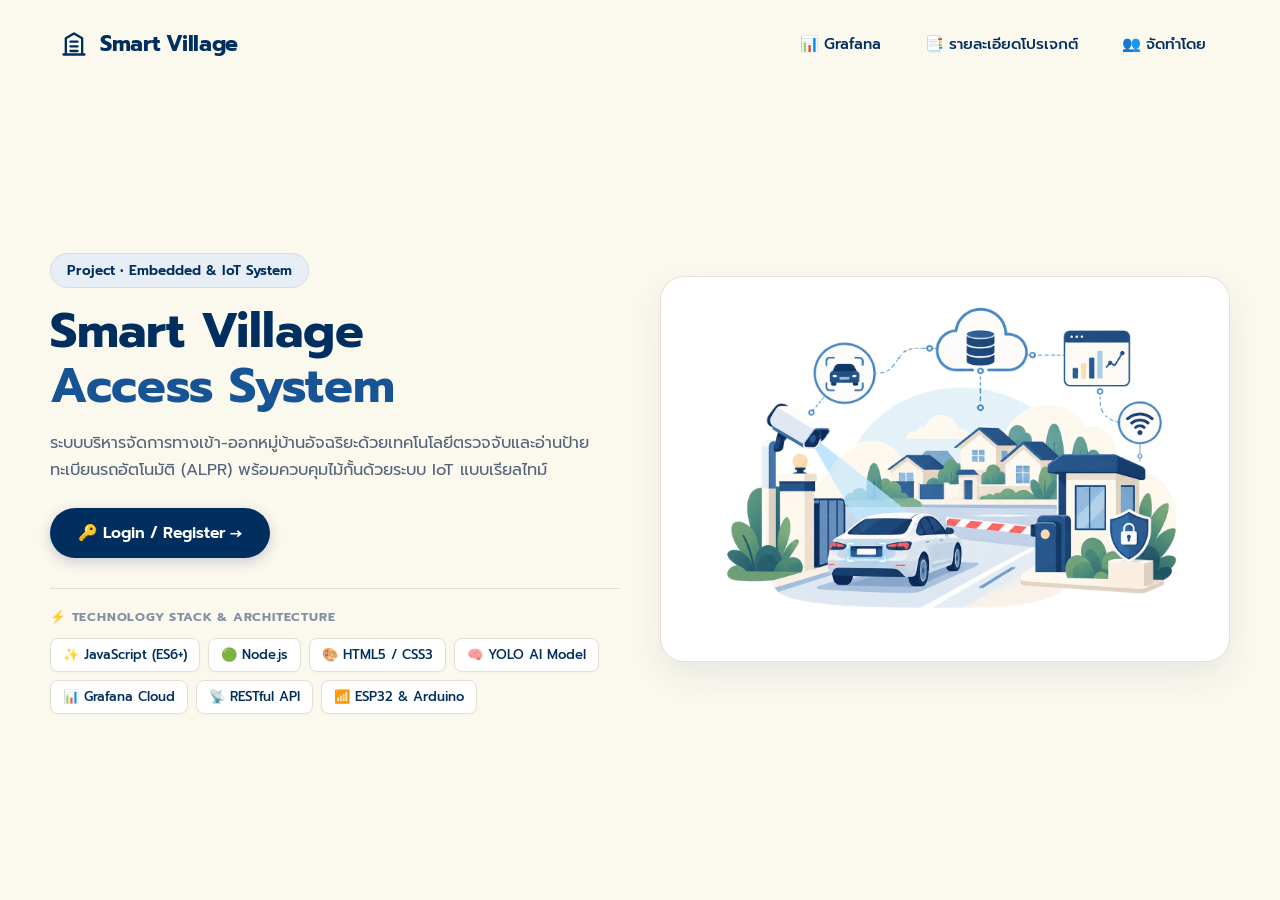
<file: index.html>
<!DOCTYPE html>
<html lang="th">

<head>
    <meta charset="UTF-8">
    <meta name="viewport" content="width=device-width, initial-scale=1.0">
    <title>Smart Village Access System</title>
    <link rel="stylesheet" href="style.css">
    <link href="https://fonts.googleapis.com/css2?family=Prompt:wght@300;400;500;600;700&display=swap" rel="stylesheet">
    <link rel="icon" type="image/x-icon" href="frontend/img/logo.jpg">
</head>

<body class="home-landing-body">

    <!-- Header Navigation Bar -->
    <header class="landing-header">
        <div class="brand-logo">
            <svg class="minimal-icon" viewBox="0 0 24 24" fill="none" stroke="#002e5e" stroke-width="2"
                stroke-linecap="round" stroke-linejoin="round">
                <path d="M3 21h18M5 21V7l7-4 7 4v14M9 10h6M9 14h6M9 18h6" />
            </svg>
            <span class="brand-text">Smart Village</span>
        </div>

        <nav class="landing-nav">
            <a href="https://your-grafana-link.com" target="_blank" class="nav-item">📊 Grafana</a>
            <button type="button" class="nav-btn" id="btnOpenAbout">📑 รายละเอียดโปรเจกต์</button>
            <button type="button" class="nav-btn" id="btnOpenTeam">👥 จัดทำโดย</button>
        </nav>
    </header>

    <!-- Main Content Section -->
    <main class="hero-section">
        <div class="hero-content">
            <div class="project-pill">
                Project • Embedded & IoT System
            </div>

            <h1 class="hero-title">
                Smart Village<br>
                <span class="highlight-text">Access System</span>
            </h1>

            <p class="hero-desc">
                ระบบบริหารจัดการทางเข้า-ออกหมู่บ้านอัจฉริยะด้วยเทคโนโลยีตรวจจับและอ่านป้ายทะเบียนรถอัตโนมัติ (ALPR)
                พร้อมควบคุมไม้กั้นด้วยระบบ IoT แบบเรียลไทม์
            </p>

            <div class="action-wrap">
                <!-- ========================================================= -->
                <!-- 🚩 จุดเชื่อมต่อระบบล็อกอินกลางของเพื่อน (Central Login URL)  -->
                <!-- ให้เพื่อนใส่ Path หน้า Login กลางลงใน href นี้ได้เลย เช่น:   -->
                <!-- href="login/login.html" หรือ href="../auth/login.html"     -->
                <!-- ========================================================= -->
                <a href="frontend/login/login.html" class="btn-portal-entry" id="btnLoginRedirect">
                    🔑 Login / Register →
                </a>
            </div>

            <!-- Technology Stack -->
            <div class="tech-section">
                <div class="tech-label">⚡ TECHNOLOGY STACK & ARCHITECTURE</div>
                <div class="tech-badges">
                    <span class="tech-chip">✨ JavaScript (ES6+)</span>
                    <span class="tech-chip">🟢 Node.js</span>
                    <span class="tech-chip">🎨 HTML5 / CSS3</span>
                    <span class="tech-chip">🧠 YOLO AI Model</span>
                    <span class="tech-chip">📊 Grafana Cloud</span>
                    <span class="tech-chip">📡 RESTful API</span>
                    <span class="tech-chip">📶 ESP32 & Arduino</span>
                </div>
            </div>
        </div>

        <div class="hero-graphic">
            <div class="diagram-surface">
                <img src="image_home.png" alt="Smart Village Architecture">
            </div>
        </div>
    </main>

    <!-- Modal 1: รายละเอียดโปรเจกต์ -->
    <div id="modalAbout" class="info-modal-overlay">
        <div class="info-modal-card">
            <div class="modal-header">
                <h3>📑 รายละเอียดโครงงาน (Project Overview)</h3>
                <button type="button" class="btn-close-modal" id="btnCloseAbout">&times;</button>
            </div>
            <div class="modal-body">
                <h4>ที่มาและความสำคัญ</h4>
                <p>การบริหารจัดการความปลอดภัยบริเวณทางเข้า-ออกหมู่บ้านจัดสรรเดิมยังพึ่งพาการจดบันทึกด้วยมนุษย์
                    ทำให้เกิดความล่าช้าและข้อผิดพลาด โครงงานนี้จึงพัฒนาขึ้นเพื่อประยุกต์ใช้ AI และ IoT
                    ในการตรวจจับป้ายทะเบียนและเปิดไม้กั้นอัตโนมัติ พร้อมระบบ Barcode สำหรับผู้มาติดต่อ</p>

                <h4>ฟังก์ชันและสถาปัตยกรรมหลักของระบบ</h4>
                <ul class="modal-feature-list">
                    <li><b>LPR Detection (AI):</b> ตรวจจับแผ่นป้ายทะเบียนและจำแนกตัวอักษร ตัวเลข และชื่อจังหวัด
                        ด้วยความแม่นยำสูง</li>
                    <li><b>Hardware Control (IoT):</b> ไมโครคอนโทรลเลอร์ ESP32 และ Arduino
                        ร่วมควบคุมการทำงานของเซ็นเซอร์และไม้กั้นอัตโนมัติผ่านเครือข่าย</li>
                    <li><b>Visitor Pass:</b> ระบบสร้าง Barcode 13 หลักสำหรับผู้มาติดต่อสแกนผ่านเข้าโครงการ</li>
                    <li><b>Cloud & Monitoring:</b> จัดเก็บข้อมูลบน Cloud Database และแสดงผลสถิติแบบ Real-time ผ่าน
                        Grafana</li>
                </ul>
            </div>
        </div>
    </div>

    <!-- Modal 2: จัดทำโดย (จัดกลุ่มตามหน้าที่) -->
    <div id="modalTeam" class="info-modal-overlay">
        <div class="info-modal-card">
            <div class="modal-header">
                <h3>👥 คณะผู้จัดทำโครงงาน</h3>
                <button type="button" class="btn-close-modal" id="btnCloseTeam">&times;</button>
            </div>
            <div class="modal-body">
                <div class="team-grouped-container">

                    <!-- กลุ่มที่ 1: AI & IoT Hardware -->
                    <div class="team-group-block">
                        <div class="group-title">🧠 AI Model & IoT Hardware (ระบบตรวจจับและไม้กั้น)</div>
                        <div class="group-cards">
                            <div class="member-card">
                                <span class="member-name">นาย อภิวัฒน์ ศักดิ์วงค์</span>
                                <span class="member-role">เทรน AI อ่านป้ายทะเบียน (ALPR) & ระบบไม้กั้น</span>
                            </div>
                            <div class="member-card">
                                <span class="member-name">นาย อนุภัทร พึ่งสังวาล</span>
                                <span class="member-role">เทรน AI อ่านป้ายทะเบียน (ALPR) & ระบบไม้กั้น</span>
                            </div>
                            <div class="member-card">
                                <span class="member-name">นางสาว ชาลินี มหาวัน</span>
                                <span class="member-role">พัฒนาระบบกล้องตรวจจับ Barcode (YOLO)</span>
                            </div>
                        </div>
                    </div>

                    <!-- กลุ่มที่ 2: Web Application & Interface -->
                    <div class="team-group-block">
                        <div class="group-title">💻 Web Application Development (ส่วนติดต่อผู้ใช้)</div>
                        <div class="group-cards">
                            <div class="member-card">
                                <span class="member-name">นาย วรดร พรมอนันต์</span>
                                <span class="member-role">พัฒนาเว็บไซต์และหน้าเว็บแอปพลิเคชัน</span>
                            </div>
                            <div class="member-card">
                                <span class="member-name">นางสาว พรไพจิตร ฉัตรวาณิชย์พร</span>
                                <span class="member-role">พัฒนาเว็บไซต์และหน้าเว็บแอปพลิเคชัน</span>
                            </div>
                        </div>
                    </div>

                    <!-- กลุ่มที่ 3: Database & Cloud -->
                    <div class="team-group-block">
                        <div class="group-title">🗄️ Database & Cloud Architecture (ฐานข้อมูล)</div>
                        <div class="group-cards">
                            <div class="member-card">
                                <span class="member-name">นาย ศุภณัฐ จันทน์ผา</span>
                                <span class="member-role">ออกแบบและจัดการระบบฐานข้อมูล (Database)</span>
                            </div>
                            <div class="member-card">
                                <span class="member-name">นางสาว นิชาภา พวกอินแสง</span>
                                <span class="member-role">ออกแบบและจัดการระบบฐานข้อมูล (Database)</span>
                            </div>
                        </div>
                    </div>

                    <!-- กลุ่มที่ 4: System QA & Docs -->
                    <div class="team-group-block">
                        <div class="group-title">📋 Quality Assurance & Documentation (ทดสอบและเอกสาร)</div>
                        <div class="group-cards">
                            <div class="member-card">
                                <span class="member-name">นาย อัษฎาวุฒิ ศิริลักษณ์</span>
                                <span class="member-role">จัดทำเอกสารโครงงาน และทดสอบระบบ (QA & Testing)</span>
                            </div>
                        </div>
                    </div>

                </div>

                <div class="advisor-box">
                    <div><b>อาจารย์ที่ปรึกษาโครงงาน:</b> อาจารย์ ภาณุเดช ทิพย์อักษร</div>
                    <div class="sub-advisor">วิชา ENGCE123 ระบบสมองกลฝังตัวและอินเทอร์เน็ตในทุกสรรพสิ่ง (Embedded
                        Systems and Internet of Everything)</div>
                    <div class="sub-advisor">สาขาวิชาวิศวกรรมคอมพิวเตอร์ คณะวิศวกรรมศาสตร์
                        มหาวิทยาลัยเทคโนโลยีราชมงคลล้านนา เชียงใหม่</div>
                </div>
            </div>
        </div>
    </div>

    <!-- Script ควบคุมเปิด-ปิด Modal -->
    <script>
        const modalAbout = document.getElementById('modalAbout');
        const modalTeam = document.getElementById('modalTeam');

        document.getElementById('btnOpenAbout').addEventListener('click', () => modalAbout.classList.add('show'));
        document.getElementById('btnCloseAbout').addEventListener('click', () => modalAbout.classList.remove('show'));

        document.getElementById('btnOpenTeam').addEventListener('click', () => modalTeam.classList.add('show'));
        document.getElementById('btnCloseTeam').addEventListener('click', () => modalTeam.classList.remove('show'));

        window.addEventListener('click', (e) => {
            if (e.target === modalAbout) modalAbout.classList.remove('show');
            if (e.target === modalTeam) modalTeam.classList.remove('show');
        });
    </script>
</body>

</html>
</file>
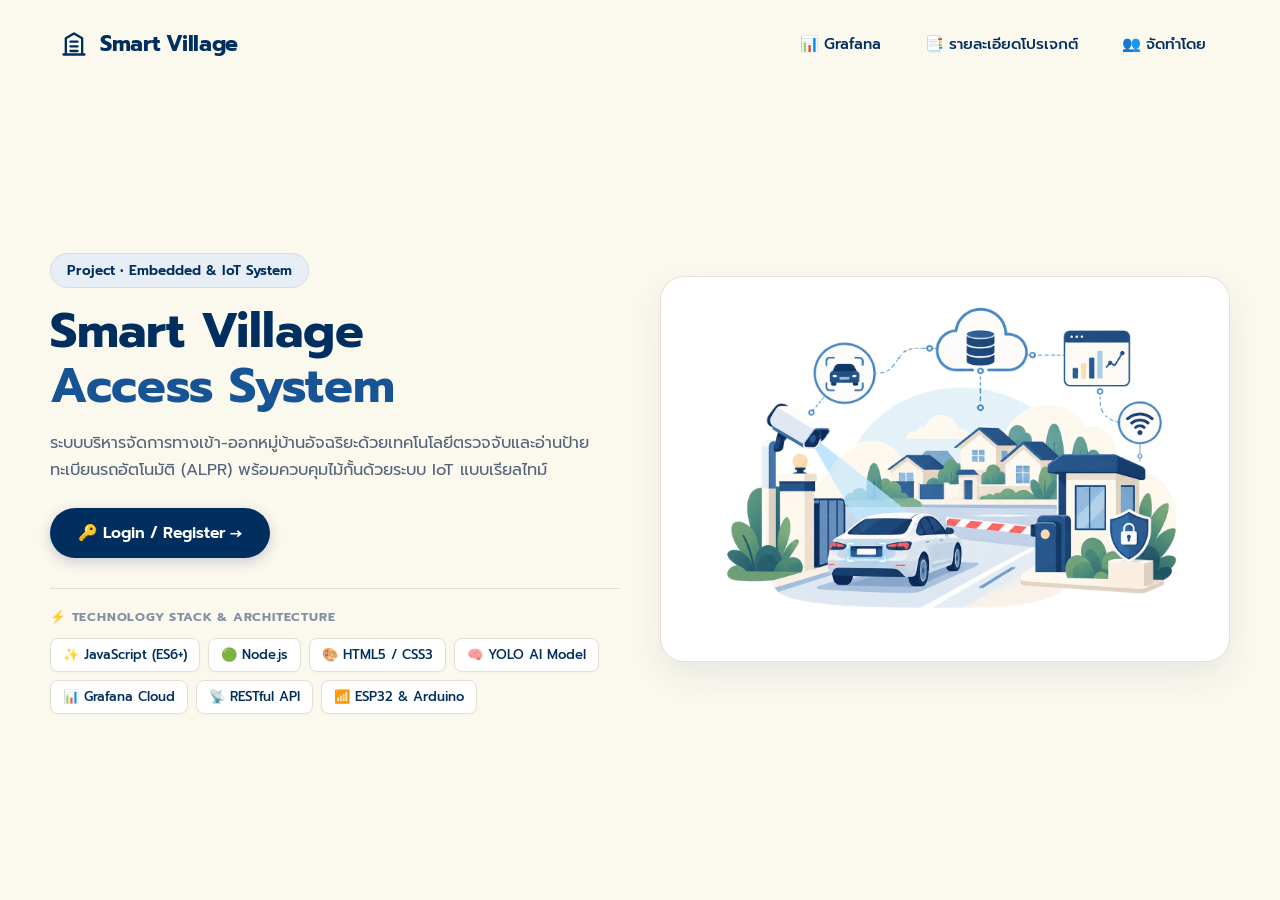
<file: frontend/home/index.html>
<!DOCTYPE html>
<html lang="th">

<head>
    <meta charset="UTF-8">
    <meta name="viewport" content="width=device-width, initial-scale=1.0">
    <title>Smart Village Access System</title>
    <link rel="icon" href="../admin/img/logo.png">
    <link rel="stylesheet" href="style.css">
    <link href="https://fonts.googleapis.com/css2?family=Prompt:wght@300;400;500;600;700&display=swap" rel="stylesheet">
</head>

<body class="home-landing-body">

    <!-- Header Navigation Bar -->
    <header class="landing-header">
        <div class="brand-logo">
            <svg class="minimal-icon" viewBox="0 0 24 24" fill="none" stroke="#002e5e" stroke-width="2"
                stroke-linecap="round" stroke-linejoin="round">
                <path d="M3 21h18M5 21V7l7-4 7 4v14M9 10h6M9 14h6M9 18h6" />
            </svg>
            <span class="brand-text">Smart Village</span>
        </div>

        <nav class="landing-nav">
            <a href="https://your-grafana-link.com" target="_blank" class="nav-item">📊 Grafana</a>
            <button type="button" class="nav-btn" id="btnOpenAbout">📑 รายละเอียดโปรเจกต์</button>
            <button type="button" class="nav-btn" id="btnOpenTeam">👥 จัดทำโดย</button>
        </nav>
    </header>

    <!-- Main Content Section -->
    <main class="hero-section">
        <div class="hero-content">
            <div class="project-pill">
                Project • Embedded & IoT System
            </div>

            <h1 class="hero-title">
                Smart Village<br>
                <span class="highlight-text">Access System</span>
            </h1>

            <p class="hero-desc">
                ระบบบริหารจัดการทางเข้า-ออกหมู่บ้านอัจฉริยะด้วยเทคโนโลยีตรวจจับและอ่านป้ายทะเบียนรถอัตโนมัติ (ALPR)
                พร้อมควบคุมไม้กั้นด้วยระบบ IoT แบบเรียลไทม์
            </p>

            <div class="action-wrap">
                <!-- ========================================================= -->
                <!-- 🚩 จุดเชื่อมต่อระบบล็อกอินกลางของเพื่อน (Central Login URL)  -->
                <!-- ให้เพื่อนใส่ Path หน้า Login กลางลงใน href นี้ได้เลย เช่น:   -->
                <!-- href="login/login.html" หรือ href="../auth/login.html"     -->
                <!-- ========================================================= -->
                <a href="../login/login.html" class="btn-portal-entry" id="btnLoginRedirect">
                    🔑 Login / Register →
                </a>
            </div>

            <!-- Technology Stack -->
            <div class="tech-section">
                <div class="tech-label">⚡ TECHNOLOGY STACK & ARCHITECTURE</div>
                <div class="tech-badges">
                    <span class="tech-chip">✨ JavaScript (ES6+)</span>
                    <span class="tech-chip">🟢 Node.js</span>
                    <span class="tech-chip">🎨 HTML5 / CSS3</span>
                    <span class="tech-chip">🧠 YOLO AI Model</span>
                    <span class="tech-chip">📊 Grafana Cloud</span>
                    <span class="tech-chip">📡 RESTful API</span>
                    <span class="tech-chip">📶 ESP32 & Arduino</span>
                </div>
            </div>
        </div>

        <div class="hero-graphic">
            <div class="diagram-surface">
                <img src="image_home.png" alt="Smart Village Architecture">
            </div>
        </div>
    </main>

    <!-- Modal 1: รายละเอียดโปรเจกต์ -->
    <div id="modalAbout" class="info-modal-overlay">
        <div class="info-modal-card">
            <div class="modal-header">
                <h3>📑 รายละเอียดโครงงาน (Project Overview)</h3>
                <button type="button" class="btn-close-modal" id="btnCloseAbout">&times;</button>
            </div>
            <div class="modal-body">
                <h4>ที่มาและความสำคัญ</h4>
                <p>การบริหารจัดการความปลอดภัยบริเวณทางเข้า-ออกหมู่บ้านจัดสรรเดิมยังพึ่งพาการจดบันทึกด้วยมนุษย์
                    ทำให้เกิดความล่าช้าและข้อผิดพลาด โครงงานนี้จึงพัฒนาขึ้นเพื่อประยุกต์ใช้ AI และ IoT
                    ในการตรวจจับป้ายทะเบียนและเปิดไม้กั้นอัตโนมัติ พร้อมระบบ Barcode สำหรับผู้มาติดต่อ</p>

                <h4>ฟังก์ชันและสถาปัตยกรรมหลักของระบบ</h4>
                <ul class="modal-feature-list">
                    <li><b>LPR Detection (AI):</b> ตรวจจับแผ่นป้ายทะเบียนและจำแนกตัวอักษร ตัวเลข และชื่อจังหวัด
                        ด้วยความแม่นยำสูง</li>
                    <li><b>Hardware Control (IoT):</b> ไมโครคอนโทรลเลอร์ ESP32 และ Arduino
                        ร่วมควบคุมการทำงานของเซ็นเซอร์และไม้กั้นอัตโนมัติผ่านเครือข่าย</li>
                    <li><b>Visitor Pass:</b> ระบบสร้าง Barcode 13 หลักสำหรับผู้มาติดต่อสแกนผ่านเข้าโครงการ</li>
                    <li><b>Cloud & Monitoring:</b> จัดเก็บข้อมูลบน Cloud Database และแสดงผลสถิติแบบ Real-time ผ่าน
                        Grafana</li>
                </ul>
            </div>
        </div>
    </div>

    <!-- Modal 2: จัดทำโดย (จัดกลุ่มตามหน้าที่) -->
    <div id="modalTeam" class="info-modal-overlay">
        <div class="info-modal-card">
            <div class="modal-header">
                <h3>👥 คณะผู้จัดทำโครงงาน</h3>
                <button type="button" class="btn-close-modal" id="btnCloseTeam">&times;</button>
            </div>
            <div class="modal-body">
                <div class="team-grouped-container">

                    <!-- กลุ่มที่ 1: AI & IoT Hardware -->
                    <div class="team-group-block">
                        <div class="group-title">🧠 AI Model & IoT Hardware (ระบบตรวจจับและไม้กั้น)</div>
                        <div class="group-cards">
                            <div class="member-card">
                                <span class="member-name">นาย อภิวัฒน์ ศักดิ์วงค์</span>
                                <span class="member-role">เทรน AI อ่านป้ายทะเบียน (ALPR) & ระบบไม้กั้น</span>
                            </div>
                            <div class="member-card">
                                <span class="member-name">นาย อนุภัทร พึ่งสังวาล</span>
                                <span class="member-role">เทรน AI อ่านป้ายทะเบียน (ALPR) & ระบบไม้กั้น</span>
                            </div>
                            <div class="member-card">
                                <span class="member-name">นางสาว ชาลินี มหาวัน</span>
                                <span class="member-role">พัฒนาระบบกล้องตรวจจับ Barcode (YOLO)</span>
                            </div>
                        </div>
                    </div>

                    <!-- กลุ่มที่ 2: Web Application & Interface -->
                    <div class="team-group-block">
                        <div class="group-title">💻 Web Application Development (ส่วนติดต่อผู้ใช้)</div>
                        <div class="group-cards">
                            <div class="member-card">
                                <span class="member-name">นาย วรดร พรมอนันต์</span>
                                <span class="member-role">พัฒนาเว็บไซต์และหน้าเว็บแอปพลิเคชัน</span>
                            </div>
                            <div class="member-card">
                                <span class="member-name">นางสาว พรไพจิตร ฉัตรวาณิชย์พร</span>
                                <span class="member-role">พัฒนาเว็บไซต์และหน้าเว็บแอปพลิเคชัน</span>
                            </div>
                        </div>
                    </div>

                    <!-- กลุ่มที่ 3: Database & Cloud -->
                    <div class="team-group-block">
                        <div class="group-title">🗄️ Database & Cloud Architecture (ฐานข้อมูล)</div>
                        <div class="group-cards">
                            <div class="member-card">
                                <span class="member-name">นาย ศุภณัฐ จันทน์ผา</span>
                                <span class="member-role">ออกแบบและจัดการระบบฐานข้อมูล (Database)</span>
                            </div>
                            <div class="member-card">
                                <span class="member-name">นางสาว นิชาภา พวกอินแสง</span>
                                <span class="member-role">ออกแบบและจัดการระบบฐานข้อมูล (Database)</span>
                            </div>
                        </div>
                    </div>

                    <!-- กลุ่มที่ 4: System QA & Docs -->
                    <div class="team-group-block">
                        <div class="group-title">📋 Quality Assurance & Documentation (ทดสอบและเอกสาร)</div>
                        <div class="group-cards">
                            <div class="member-card">
                                <span class="member-name">นาย อัษฎาวุฒิ ศิริลักษณ์</span>
                                <span class="member-role">จัดทำเอกสารโครงงาน และทดสอบระบบ (QA & Testing)</span>
                            </div>
                        </div>
                    </div>

                </div>

                <div class="advisor-box">
                    <div><b>อาจารย์ที่ปรึกษาโครงงาน:</b> อาจารย์ ภาณุเดช ทิพย์อักษร</div>
                    <div class="sub-advisor">วิชา ENGCE123 ระบบสมองกลฝังตัวและอินเทอร์เน็ตในทุกสรรพสิ่ง (Embedded
                        Systems and Internet of Everything)</div>
                    <div class="sub-advisor">สาขาวิชาวิศวกรรมคอมพิวเตอร์ คณะวิศวกรรมศาสตร์
                        มหาวิทยาลัยเทคโนโลยีราชมงคลล้านนา เชียงใหม่</div>
                </div>
            </div>
        </div>
    </div>

    <!-- Script ควบคุมเปิด-ปิด Modal -->
    <script>
        const modalAbout = document.getElementById('modalAbout');
        const modalTeam = document.getElementById('modalTeam');

        document.getElementById('btnOpenAbout').addEventListener('click', () => modalAbout.classList.add('show'));
        document.getElementById('btnCloseAbout').addEventListener('click', () => modalAbout.classList.remove('show'));

        document.getElementById('btnOpenTeam').addEventListener('click', () => modalTeam.classList.add('show'));
        document.getElementById('btnCloseTeam').addEventListener('click', () => modalTeam.classList.remove('show'));

        window.addEventListener('click', (e) => {
            if (e.target === modalAbout) modalAbout.classList.remove('show');
            if (e.target === modalTeam) modalTeam.classList.remove('show');
        });
    </script>
</body>

</html>
</file>
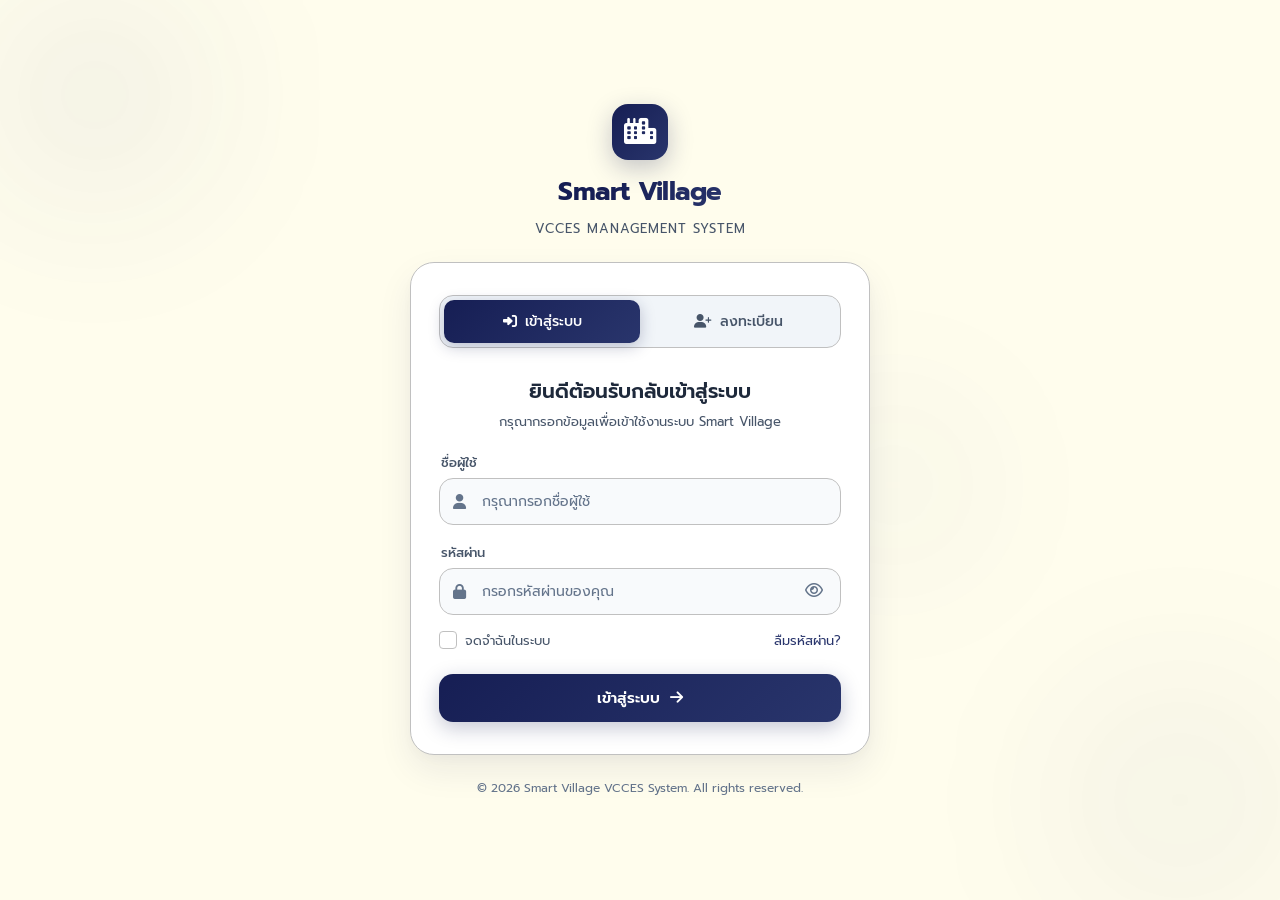
<file: frontend/login/login.html>
<!DOCTYPE html>
<html lang="th">

<head>
    <meta charset="UTF-8">
    <meta name="viewport" content="width=device-width, initial-scale=1.0">
    <meta name="description" content="ระบบเข้าสู่ระบบและสมัครสมาชิก - Smart Village VCCES System">
    <title>Smart Village VCCES System - เข้าสู่ระบบ / สมัครสมาชิก</title>
    <link rel="icon" href="../img/logo.jpg">

    <!-- Google Fonts: Prompt & Outfit -->
    <link rel="preconnect" href="https://fonts.googleapis.com">
    <link rel="preconnect" href="https://fonts.gstatic.com" crossorigin>
    <link
        href="https://fonts.googleapis.com/css2?family=Outfit:wght@300;400;500;600;700&family=Prompt:wght@300;400;500;600;700&display=swap"
        rel="stylesheet">

    <!-- FontAwesome Icons -->
    <link rel="stylesheet" href="https://cdnjs.cloudflare.com/ajax/libs/font-awesome/6.5.1/css/all.min.css">

    <!-- Custom CSS -->
    <link rel="stylesheet" href="style.css">
</head>

<body>
    <!-- Background Ambient Glow Shapes -->
    <div class="bg-shape shape-1"></div>
    <div class="bg-shape shape-2"></div>
    <div class="bg-shape shape-3"></div>

    <main class="container">
        <!-- Brand Header / Logo -->
        <header class="brand-header">
            <div class="logo-icon">
                <i class="fa-solid fa-city"></i>
            </div>
            <h1 class="brand-title">Smart Village</h1>
            <p class="brand-subtitle">VCCES Management System</p>
        </header>

        <!-- Card Container -->
        <section class="auth-card">
            <!-- Navigation Tabs -->
            <nav class="tab-box">
                <button type="button" class="tab-btn active" id="tab-login" onclick="switchTab('login')">
                    <i class="fa-solid fa-right-to-bracket"></i> เข้าสู่ระบบ
                </button>
                <button type="button" class="tab-btn" id="tab-register" onclick="switchTab('register')">
                    <i class="fa-solid fa-user-plus"></i> ลงทะเบียน
                </button>
                <div class="tab-indicator" id="tab-indicator"></div>
            </nav>

            <!-- Login Form -->
            <form id="form-login" class="auth-form active" onsubmit="handleLogin(event)">
                <h2 class="form-title">ยินดีต้อนรับกลับเข้าสู่ระบบ</h2>
                <p class="form-desc">กรุณากรอกข้อมูลเพื่อเข้าใช้งานระบบ Smart Village</p>

                <div class="input-group">
                    <label for="login-username">ชื่อผู้ใช้</label>
                    <div class="input-wrapper">
                        <i class="fa-solid fa-user input-icon"></i>
                        <input type="text" id="login-username" placeholder="กรุณากรอกชื่อผู้ใช้" required
                            autocomplete="username">
                    </div>
                </div>

                <div class="input-group">
                    <label for="login-password">รหัสผ่าน</label>
                    <div class="input-wrapper">
                        <i class="fa-solid fa-lock input-icon"></i>
                        <input type="password" id="login-password" placeholder="กรอกรหัสผ่านของคุณ" required
                            autocomplete="current-password">
                        <button type="button" class="toggle-pwd-btn"
                            onclick="togglePasswordVisibility('login-password', this)" aria-label="แสดง/ซ่อนรหัสผ่าน">
                            <i class="fa-regular fa-eye"></i>
                        </button>
                    </div>
                </div>

                <div class="form-options">
                    <label class="remember-me">
                        <input type="checkbox" id="remember-me">
                        <span class="custom-checkbox"><i class="fa-solid fa-check"></i></span>
                        จดจำฉันในระบบ
                    </label>
                    <a href="#" class="forgot-link" onclick="handleForgotPassword(event)">ลืมรหัสผ่าน?</a>
                </div>

                <button type="submit" class="btn-submit">
                    <span>เข้าสู่ระบบ</span>
                    <i class="fa-solid fa-arrow-right"></i>
                </button>
            </form>

            <!-- Register Form -->
            <form id="form-register" class="auth-form" onsubmit="handleRegister(event)">
                <h2 class="form-title">ลงทะเบียนสมาชิกใหม่</h2>
                <p class="form-desc">สร้างบัญชีผู้ใช้สำหรับลูกบ้าน Smart Village</p>

                <div class="input-group">
                    <label for="reg-key">คีย์สำหรับลงทะเบียน (Registration Key)</label>
                    <div class="input-wrapper">
                        <i class="fa-solid fa-key input-icon"></i>
                        <input type="text" id="reg-key" placeholder="กรอกคีย์สำหรับลงทะเบียน" required>
                    </div>
                </div>

                <div class="input-group">
                    <label for="reg-fullname">ชื่อ - นามสกุล</label>
                    <div class="input-wrapper">
                        <i class="fa-solid fa-id-card input-icon"></i>
                        <input type="text" id="reg-fullname" placeholder="นายสมชาย ใจดี" required autocomplete="name">
                    </div>
                </div>

                <div class="input-group">
                    <label for="reg-houseno">เลขที่บ้าน</label>
                    <div class="input-wrapper">
                        <i class="fa-solid fa-house-user input-icon"></i>
                        <input type="text" id="reg-houseno" placeholder="เช่น 123/45" required>
                    </div>
                </div>

                <div class="input-group">
                    <label for="reg-username">ชื่อผู้ใช้ (Username)</label>
                    <div class="input-wrapper">
                        <i class="fa-solid fa-user-gear input-icon"></i>
                        <input type="text" id="reg-username" placeholder="อย่างน้อย 4 ตัวอักษร" required
                            autocomplete="username">
                    </div>
                </div>

                <div class="input-group">
                    <label for="reg-password">รหัสผ่าน (Password)</label>
                    <div class="input-wrapper">
                        <i class="fa-solid fa-key input-icon"></i>
                        <input type="password" id="reg-password" placeholder="อย่างน้อย 6 ตัวอักษร" required
                            autocomplete="new-password">
                        <button type="button" class="toggle-pwd-btn"
                            onclick="togglePasswordVisibility('reg-password', this)" aria-label="แสดง/ซ่อนรหัสผ่าน">
                            <i class="fa-regular fa-eye"></i>
                        </button>
                    </div>
                </div>

                <button type="submit" class="btn-submit">
                    <span>ลงทะเบียนสมาชิก</span>
                    <i class="fa-solid fa-user-check"></i>
                </button>
            </form>
        </section>

        <!-- Footer Info -->
        <footer class="footer-info">
            <p>&copy; 2026 Smart Village VCCES System. All rights reserved.</p>
        </footer>
    </main>

    <!-- Registration Key Info Modal -->
    <div id="key-info-modal" class="custom-modal">
        <div class="modal-content">
            <div class="modal-icon-wrapper" style="color: #ff9800; background: rgba(255, 152, 0, 0.1);">
                <i class="fa-solid fa-circle-info modal-icon" style="color: #ff9800;"></i>
            </div>
            <h2 class="modal-title">แจ้งเตือน</h2>
            <p style="margin-bottom: 20px; color: #666;">ถ้าท่านยังไม่ได้คีย์เพื่อลงทะเบียน กรุณาติดต่อนิติเพื่อรับคีย์ลงทะเบียน</p>
            <button class="btn-submit modal-close-btn" onclick="closeKeyInfoModal()">
                <span>ตกลง</span>
            </button>
        </div>
    </div>

    <!-- Custom Modal for Registration Success -->
    <div id="success-modal" class="custom-modal">
        <div class="modal-content">
            <div class="modal-icon-wrapper">
                <i class="fa-solid fa-circle-check modal-icon"></i>
            </div>
            <h2 class="modal-title">ลงทะเบียนสมาชิกสำเร็จ!</h2>
            <button class="btn-submit modal-close-btn" onclick="closeSuccessModal()">
                <span>ตกลง</span>
            </button>
        </div>
    </div>

    <!-- loanding -->

    <!-- Wave Loading Overlay -->
    <div id="wave-loader-overlay" class="wave-loader-overlay">
        <div class="wave-loader">
            <div class="bar"></div>
            <div class="bar"></div>
            <div class="bar"></div>
            <div class="bar"></div>
            <div class="bar"></div>
        </div>
    </div>

    <!-- Custom Script -->
    <script src="../admin/config.js"></script>
    <script src="script.js"></script>
</body>

</html>
</file>
<file: style.css>
:root {
    --bg-cream: #fbf8ee;
    --navy-primary: #002e5e;
    --navy-hover: #001f40;
    --navy-light: #e8eef5;
    --text-muted: #536479;
    --border-color: #e5e0d3;
}

* {
    box-sizing: border-box;
    margin: 0;
    padding: 0;
}

body.home-landing-body {
    font-family: 'Prompt', sans-serif;
    background-color: var(--bg-cream);
    color: var(--navy-primary);
    min-height: 100vh;
    display: flex;
    flex-direction: column;
}

/* ==========================================================
   1. Header Navigation
   ========================================================== */
.landing-header {
    display: flex;
    justify-content: space-between;
    align-items: center;
    padding: 24px 60px;
    background: transparent;
}

.brand-logo {
    display: flex;
    align-items: center;
    gap: 12px;
}

.minimal-icon {
    width: 28px;
    height: 28px;
}

.brand-text {
    font-size: 1.35rem;
    font-weight: 700;
    letter-spacing: -0.3px;
    color: var(--navy-primary);
}

.landing-nav {
    display: flex;
    align-items: center;
    gap: 16px;
}

.landing-nav .nav-item,
.landing-nav .nav-btn {
    text-decoration: none;
    background: transparent;
    border: none;
    color: var(--navy-primary);
    font-size: 0.95rem;
    font-weight: 500;
    font-family: 'Prompt', sans-serif;
    padding: 8px 14px;
    border-radius: 8px;
    cursor: pointer;
    transition: all 0.2s ease;
}

.landing-nav .nav-item:hover,
.landing-nav .nav-btn:hover {
    background-color: var(--navy-light);
    color: var(--navy-hover);
}

/* ==========================================================
   2. Main Layout (Hero Section)
   ========================================================== */
/* 1. เปลี่ยนการจัดแนวตั้งให้ดันขึ้นด้านบนเล็กน้อย หรือยึดกึ่งกลางพอดี */
.hero-section {
    flex: 1;
    display: grid;
    grid-template-columns: 1fr 1fr;
    align-items: center; /* หรือปรับเป็น flex-start หากต้องการให้ขอบบนเท่ากันเป๊ะ */
    padding: 20px 50px 40px;
    gap: 40px;
}

.hero-content {
    width: 100%;
    max-width: 580px;
}

.project-pill {
    display: inline-block;
    background-color: var(--navy-light);
    color: var(--navy-primary);
    padding: 6px 16px;
    border-radius: 30px;
    font-size: 0.85rem;
    font-weight: 600;
    margin-bottom: 16px;
    border: 1px solid rgba(0, 46, 94, 0.08);
}

.hero-title {
    font-size: 3rem;
    line-height: 1.15;
    font-weight: 700;
    color: var(--navy-primary);
    margin-bottom: 16px;
}

.highlight-text {
    color: #175496;
}

.hero-desc {
    font-size: 1.02rem;
    line-height: 1.65;
    color: var(--text-muted);
    margin-bottom: 24px;
    word-break: break-word;
}

.action-wrap {
    margin-bottom: 30px;
}

.btn-portal-entry {
    display: inline-flex;
    align-items: center;
    gap: 8px;
    background-color: var(--navy-primary);
    color: #ffffff;
    text-decoration: none;
    padding: 13px 28px;
    border-radius: 25px;
    font-size: 0.98rem;
    font-weight: 600;
    box-shadow: 0 4px 14px rgba(0, 46, 94, 0.2);
    transition: all 0.25s ease;
    white-space: nowrap;
}

.btn-portal-entry:hover {
    background-color: var(--navy-hover);
    transform: translateY(-2px);
    box-shadow: 0 6px 18px rgba(0, 46, 94, 0.3);
}

/* ==========================================================
   3. Technology Stack Badges
   ========================================================== */
.tech-section {
    padding-top: 18px;
    border-top: 1px solid var(--border-color);
}

.tech-label {
    font-size: 0.78rem;
    font-weight: 700;
    letter-spacing: 0.8px;
    color: #8391a2;
    margin-bottom: 12px;
}

.tech-badges {
    display: flex;
    flex-wrap: wrap;
    gap: 8px;
}

.tech-chip {
    background-color: #ffffff;
    color: var(--navy-primary);
    border: 1px solid var(--border-color);
    padding: 6px 12px;
    border-radius: 8px;
    font-size: 0.82rem;
    font-weight: 500;
    box-shadow: 0 1px 3px rgba(0, 0, 0, 0.03);
    white-space: nowrap;
}

/* ==========================================================
   4. Hero Graphic & Diagram Card (แก้รูปเล็กกรอบใหญ่)
   ========================================================== */
/* 2. ดึงการ์ดรูปฝั่งขวาให้ยกตัวขึ้นเล็กน้อย */
.hero-graphic {
    display: flex;
    justify-content: center;
    align-items: center;
    width: 100%;
    margin-top: -30px; /* ดึงการ์ดรูปยกขึ้นมาให้ระนาบตรงกับหัวข้อ Smart Village */
}

.diagram-surface {
    width: 100%;
    max-width: 680px;
    background-color: #ffffff;
    border: 1px solid var(--border-color);
    border-radius: 24px;
    padding: 8px; /* ขอบชิด เพื่อให้รูปภาพขยายได้เต็มที่โดยไม่เหลือก้นกรอบขาว */
    box-shadow: 0 14px 35px rgba(0, 46, 94, 0.08);
    display: flex;
    justify-content: center;
    align-items: center;
    overflow: hidden;
    animation: floatingHero 4.5s ease-in-out infinite;
    transition: transform 0.3s ease;
}

.diagram-surface:hover {
    animation-play-state: paused;
    transform: translateY(-6px);
}

.diagram-surface img {
    width: 100%;
    height: 100%;
    max-height: 520px;
    object-fit: contain; /* แสดงรูปเต็มตัวโดยไม่โดนบีบสัดส่วน */
    display: block;
    border-radius: 18px;
}

@keyframes floatingHero {
    0% { transform: translateY(0px); }
    50% { transform: translateY(-10px); }
    100% { transform: translateY(0px); }
}

/* ==========================================================
   5. Modals (About & Team)
   ========================================================== */
.info-modal-overlay {
    position: fixed;
    top: 0;
    left: 0;
    width: 100%;
    height: 100%;
    background-color: rgba(0, 46, 94, 0.45);
    backdrop-filter: blur(4px);
    display: flex;
    justify-content: center;
    align-items: center;
    z-index: 1000;
    opacity: 0;
    visibility: hidden;
    transition: all 0.25s ease;
}

.info-modal-overlay.show {
    opacity: 1;
    visibility: visible;
}

.info-modal-card {
    background-color: #ffffff;
    border: 1px solid var(--border-color);
    border-radius: 20px;
    width: 90%;
    max-width: 620px;
    max-height: 85vh;
    overflow-y: auto;
    padding: 24px 28px;
    box-shadow: 0 16px 40px rgba(0, 46, 94, 0.15);
}

.modal-header {
    display: flex;
    justify-content: space-between;
    align-items: center;
    border-bottom: 1px solid var(--border-color);
    padding-bottom: 12px;
    margin-bottom: 16px;
}

.modal-header h3 {
    font-size: 1.2rem;
    font-weight: 700;
    color: var(--navy-primary);
    margin: 0;
}

.btn-close-modal {
    background: transparent;
    border: none;
    font-size: 26px;
    color: #8898aa;
    cursor: pointer;
}

.btn-close-modal:hover {
    color: #dc3545;
}

.modal-body {
    color: #334e68;
    font-size: 0.92rem;
    line-height: 1.65;
    word-break: break-word;
}

.modal-body h4 {
    color: var(--navy-primary);
    font-size: 1rem;
    margin: 14px 0 6px 0;
}

.modal-feature-list {
    margin-left: 20px;
    display: flex;
    flex-direction: column;
    gap: 8px;
}

.modal-feature-list li {
    word-break: break-word;
    line-height: 1.55;
}

.team-grouped-container {
    display: flex;
    flex-direction: column;
    gap: 14px;
    margin-bottom: 18px;
}

.team-group-block {
    background: #ffffff;
    border: 1px solid var(--border-color);
    border-radius: 12px;
    padding: 10px 14px;
}

.group-title {
    font-size: 0.82rem;
    font-weight: 700;
    color: var(--navy-primary);
    margin-bottom: 8px;
    padding-bottom: 4px;
    border-bottom: 1px dashed var(--border-color);
}

.group-cards {
    display: grid;
    grid-template-columns: 1fr 1fr;
    gap: 8px;
}

.member-card {
    background-color: var(--bg-cream);
    border-radius: 8px;
    padding: 6px 10px;
    display: flex;
    flex-direction: column;
}

.member-name {
    font-size: 0.85rem;
    font-weight: 600;
    color: var(--navy-primary);
}

.member-role {
    font-size: 0.74rem;
    color: var(--text-muted);
}

.advisor-box {
    background-color: var(--navy-light);
    border-left: 4px solid var(--navy-primary);
    padding: 12px 14px;
    border-radius: 8px;
    font-size: 0.84rem;
}

.advisor-box .sub-advisor {
    font-size: 0.76rem;
    color: var(--text-muted);
    margin-top: 3px;
}

/* ==========================================================
   6. Responsive Layout (มือถือ และ แท็บเล็ต)
   ========================================================== */
@media (max-width: 900px) {
    .landing-header {
        padding: 18px 24px;
        flex-direction: column;
        gap: 14px;
    }

    .landing-nav {
        flex-wrap: wrap;
        justify-content: center;
        gap: 6px;
    }

    .landing-nav .nav-item,
    .landing-nav .nav-btn {
        font-size: 0.88rem;
        padding: 6px 10px;
    }

    /* สลับเป็น 1 คอลัมน์เดี่ยวเต็มความกว้าง */
    .hero-section {
        display: flex;
        flex-direction: column;
        padding: 10px 20px 40px;
        gap: 24px;
        text-align: center;
    }

    .hero-content {
        max-width: 100%;
        order: 1; /* ข้อความอยู่บน */
    }

    .hero-title {
        font-size: 2.2rem;
        word-break: break-word;
    }

    .project-pill {
        margin: 0 auto 12px;
    }

    .action-wrap {
        display: flex;
        justify-content: center;
    }

    .btn-portal-entry {
        width: 100%;
        max-width: 320px;
        justify-content: center;
    }

    .tech-badges {
        justify-content: center;
    }

    /* การ์ดรูปภาพบนจอมือถือ */
    .hero-graphic {
        order: 2; /* รูปภาพอยู่ถัดลงมา */
        width: 100%;
        margin-top: 0; /* รีเซ็ตบนมือถือ */
    }

    .diagram-surface {
        max-width: 440px;
        padding: 6px;
        border-radius: 16px;
        animation: none; /* ปิดแอนิเมชันลอยบนมือถือเพื่อความลื่นไหล */
    }

    .diagram-surface img {
        max-height: 280px;
    }

    .group-cards {
        grid-template-columns: 1fr;
    }
}
</file>
<file: frontend/home/style.css>
:root {
    --bg-cream: #fbf8ee;
    --navy-primary: #002e5e;
    --navy-hover: #001f40;
    --navy-light: #e8eef5;
    --text-muted: #536479;
    --border-color: #e5e0d3;
}

* {
    box-sizing: border-box;
    margin: 0;
    padding: 0;
}

body.home-landing-body {
    font-family: 'Prompt', sans-serif;
    background-color: var(--bg-cream);
    color: var(--navy-primary);
    min-height: 100vh;
    display: flex;
    flex-direction: column;
}

/* ==========================================================
   1. Header Navigation
   ========================================================== */
.landing-header {
    display: flex;
    justify-content: space-between;
    align-items: center;
    padding: 24px 60px;
    background: transparent;
}

.brand-logo {
    display: flex;
    align-items: center;
    gap: 12px;
}

.minimal-icon {
    width: 28px;
    height: 28px;
}

.brand-text {
    font-size: 1.35rem;
    font-weight: 700;
    letter-spacing: -0.3px;
    color: var(--navy-primary);
}

.landing-nav {
    display: flex;
    align-items: center;
    gap: 16px;
}

.landing-nav .nav-item,
.landing-nav .nav-btn {
    text-decoration: none;
    background: transparent;
    border: none;
    color: var(--navy-primary);
    font-size: 0.95rem;
    font-weight: 500;
    font-family: 'Prompt', sans-serif;
    padding: 8px 14px;
    border-radius: 8px;
    cursor: pointer;
    transition: all 0.2s ease;
}

.landing-nav .nav-item:hover,
.landing-nav .nav-btn:hover {
    background-color: var(--navy-light);
    color: var(--navy-hover);
}

/* ==========================================================
   2. Main Layout (Hero Section)
   ========================================================== */
/* 1. เปลี่ยนการจัดแนวตั้งให้ดันขึ้นด้านบนเล็กน้อย หรือยึดกึ่งกลางพอดี */
.hero-section {
    flex: 1;
    display: grid;
    grid-template-columns: 1fr 1fr;
    align-items: center; /* หรือปรับเป็น flex-start หากต้องการให้ขอบบนเท่ากันเป๊ะ */
    padding: 20px 50px 40px;
    gap: 40px;
}

.hero-content {
    width: 100%;
    max-width: 580px;
}

.project-pill {
    display: inline-block;
    background-color: var(--navy-light);
    color: var(--navy-primary);
    padding: 6px 16px;
    border-radius: 30px;
    font-size: 0.85rem;
    font-weight: 600;
    margin-bottom: 16px;
    border: 1px solid rgba(0, 46, 94, 0.08);
}

.hero-title {
    font-size: 3rem;
    line-height: 1.15;
    font-weight: 700;
    color: var(--navy-primary);
    margin-bottom: 16px;
}

.highlight-text {
    color: #175496;
}

.hero-desc {
    font-size: 1.02rem;
    line-height: 1.65;
    color: var(--text-muted);
    margin-bottom: 24px;
    word-break: break-word;
}

.action-wrap {
    margin-bottom: 30px;
}

.btn-portal-entry {
    display: inline-flex;
    align-items: center;
    gap: 8px;
    background-color: var(--navy-primary);
    color: #ffffff;
    text-decoration: none;
    padding: 13px 28px;
    border-radius: 25px;
    font-size: 0.98rem;
    font-weight: 600;
    box-shadow: 0 4px 14px rgba(0, 46, 94, 0.2);
    transition: all 0.25s ease;
    white-space: nowrap;
}

.btn-portal-entry:hover {
    background-color: var(--navy-hover);
    transform: translateY(-2px);
    box-shadow: 0 6px 18px rgba(0, 46, 94, 0.3);
}

/* ==========================================================
   3. Technology Stack Badges
   ========================================================== */
.tech-section {
    padding-top: 18px;
    border-top: 1px solid var(--border-color);
}

.tech-label {
    font-size: 0.78rem;
    font-weight: 700;
    letter-spacing: 0.8px;
    color: #8391a2;
    margin-bottom: 12px;
}

.tech-badges {
    display: flex;
    flex-wrap: wrap;
    gap: 8px;
}

.tech-chip {
    background-color: #ffffff;
    color: var(--navy-primary);
    border: 1px solid var(--border-color);
    padding: 6px 12px;
    border-radius: 8px;
    font-size: 0.82rem;
    font-weight: 500;
    box-shadow: 0 1px 3px rgba(0, 0, 0, 0.03);
    white-space: nowrap;
}

/* ==========================================================
   4. Hero Graphic & Diagram Card (แก้รูปเล็กกรอบใหญ่)
   ========================================================== */
/* 2. ดึงการ์ดรูปฝั่งขวาให้ยกตัวขึ้นเล็กน้อย */
.hero-graphic {
    display: flex;
    justify-content: center;
    align-items: center;
    width: 100%;
    margin-top: -30px; /* ดึงการ์ดรูปยกขึ้นมาให้ระนาบตรงกับหัวข้อ Smart Village */
}

.diagram-surface {
    width: 100%;
    max-width: 680px;
    background-color: #ffffff;
    border: 1px solid var(--border-color);
    border-radius: 24px;
    padding: 8px; /* ขอบชิด เพื่อให้รูปภาพขยายได้เต็มที่โดยไม่เหลือก้นกรอบขาว */
    box-shadow: 0 14px 35px rgba(0, 46, 94, 0.08);
    display: flex;
    justify-content: center;
    align-items: center;
    overflow: hidden;
    animation: floatingHero 4.5s ease-in-out infinite;
    transition: transform 0.3s ease;
}

.diagram-surface:hover {
    animation-play-state: paused;
    transform: translateY(-6px);
}

.diagram-surface img {
    width: 100%;
    height: 100%;
    max-height: 520px;
    object-fit: contain; /* แสดงรูปเต็มตัวโดยไม่โดนบีบสัดส่วน */
    display: block;
    border-radius: 18px;
}

@keyframes floatingHero {
    0% { transform: translateY(0px); }
    50% { transform: translateY(-10px); }
    100% { transform: translateY(0px); }
}

/* ==========================================================
   5. Modals (About & Team)
   ========================================================== */
.info-modal-overlay {
    position: fixed;
    top: 0;
    left: 0;
    width: 100%;
    height: 100%;
    background-color: rgba(0, 46, 94, 0.45);
    backdrop-filter: blur(4px);
    display: flex;
    justify-content: center;
    align-items: center;
    z-index: 1000;
    opacity: 0;
    visibility: hidden;
    transition: all 0.25s ease;
}

.info-modal-overlay.show {
    opacity: 1;
    visibility: visible;
}

.info-modal-card {
    background-color: #ffffff;
    border: 1px solid var(--border-color);
    border-radius: 20px;
    width: 90%;
    max-width: 620px;
    max-height: 85vh;
    overflow-y: auto;
    padding: 24px 28px;
    box-shadow: 0 16px 40px rgba(0, 46, 94, 0.15);
}

.modal-header {
    display: flex;
    justify-content: space-between;
    align-items: center;
    border-bottom: 1px solid var(--border-color);
    padding-bottom: 12px;
    margin-bottom: 16px;
}

.modal-header h3 {
    font-size: 1.2rem;
    font-weight: 700;
    color: var(--navy-primary);
    margin: 0;
}

.btn-close-modal {
    background: transparent;
    border: none;
    font-size: 26px;
    color: #8898aa;
    cursor: pointer;
}

.btn-close-modal:hover {
    color: #dc3545;
}

.modal-body {
    color: #334e68;
    font-size: 0.92rem;
    line-height: 1.65;
    word-break: break-word;
}

.modal-body h4 {
    color: var(--navy-primary);
    font-size: 1rem;
    margin: 14px 0 6px 0;
}

.modal-feature-list {
    margin-left: 20px;
    display: flex;
    flex-direction: column;
    gap: 8px;
}

.modal-feature-list li {
    word-break: break-word;
    line-height: 1.55;
}

.team-grouped-container {
    display: flex;
    flex-direction: column;
    gap: 14px;
    margin-bottom: 18px;
}

.team-group-block {
    background: #ffffff;
    border: 1px solid var(--border-color);
    border-radius: 12px;
    padding: 10px 14px;
}

.group-title {
    font-size: 0.82rem;
    font-weight: 700;
    color: var(--navy-primary);
    margin-bottom: 8px;
    padding-bottom: 4px;
    border-bottom: 1px dashed var(--border-color);
}

.group-cards {
    display: grid;
    grid-template-columns: 1fr 1fr;
    gap: 8px;
}

.member-card {
    background-color: var(--bg-cream);
    border-radius: 8px;
    padding: 6px 10px;
    display: flex;
    flex-direction: column;
}

.member-name {
    font-size: 0.85rem;
    font-weight: 600;
    color: var(--navy-primary);
}

.member-role {
    font-size: 0.74rem;
    color: var(--text-muted);
}

.advisor-box {
    background-color: var(--navy-light);
    border-left: 4px solid var(--navy-primary);
    padding: 12px 14px;
    border-radius: 8px;
    font-size: 0.84rem;
}

.advisor-box .sub-advisor {
    font-size: 0.76rem;
    color: var(--text-muted);
    margin-top: 3px;
}

/* ==========================================================
   6. Responsive Layout (มือถือ และ แท็บเล็ต)
   ========================================================== */
@media (max-width: 900px) {
    .landing-header {
        padding: 18px 24px;
        flex-direction: column;
        gap: 14px;
    }

    .landing-nav {
        flex-wrap: wrap;
        justify-content: center;
        gap: 6px;
    }

    .landing-nav .nav-item,
    .landing-nav .nav-btn {
        font-size: 0.88rem;
        padding: 6px 10px;
    }

    /* สลับเป็น 1 คอลัมน์เดี่ยวเต็มความกว้าง */
    .hero-section {
        display: flex;
        flex-direction: column;
        padding: 10px 20px 40px;
        gap: 24px;
        text-align: center;
    }

    .hero-content {
        max-width: 100%;
        order: 1; /* ข้อความอยู่บน */
    }

    .hero-title {
        font-size: 2.2rem;
        word-break: break-word;
    }

    .project-pill {
        margin: 0 auto 12px;
    }

    .action-wrap {
        display: flex;
        justify-content: center;
    }

    .btn-portal-entry {
        width: 100%;
        max-width: 320px;
        justify-content: center;
    }

    .tech-badges {
        justify-content: center;
    }

    /* การ์ดรูปภาพบนจอมือถือ */
    .hero-graphic {
        order: 2; /* รูปภาพอยู่ถัดลงมา */
        width: 100%;
        margin-top: 0; /* รีเซ็ตบนมือถือ */
    }

    .diagram-surface {
        max-width: 440px;
        padding: 6px;
        border-radius: 16px;
        animation: none; /* ปิดแอนิเมชันลอยบนมือถือเพื่อความลื่นไหล */
    }

    .diagram-surface img {
        max-height: 280px;
    }

    .group-cards {
        grid-template-columns: 1fr;
    }
}
</file>
<file: frontend/login/style.css>
/* ==========================================================================
   Smart Village VCCES System - Modern Design System & CSS Styles
   ========================================================================== */

:root {
    /* Theme Colors */
    --color-primary: #161E54;
    --color-secondary: #29356c;
    --color-bg: #fffded;
    --color-white: #ffffff;
    --color-border: rgb(192, 192, 192);

    /* Mapped Variables */
    --bg-dark: var(--color-bg);
    --card-bg: var(--color-white);
    --card-border: var(--color-border);

    --primary-gradient: linear-gradient(135deg, var(--color-primary) 0%, var(--color-secondary) 100%);
    --primary-glow: rgba(22, 30, 84, 0.25);
    --accent-cyan: var(--color-secondary);
    --accent-emerald: var(--color-primary);
    --accent-hover: #1e2759;

    --text-main: #1e293b;
    --text-muted: #475569;
    --text-dim: #64748b;

    --input-bg: #f8fafc;
    --input-border: var(--color-border);
    --input-focus: var(--color-primary);

    --toast-success: #10b981;
    --toast-error: #ef4444;
    --toast-info: var(--color-primary);

    /* Typography */
    --font-family: 'Prompt', 'Outfit', -apple-system, BlinkMacSystemFont, sans-serif;

    /* Layout Variables */
    --radius-sm: 8px;
    --radius-md: 14px;
    --radius-lg: 24px;
    --transition-fast: 0.25s cubic-bezier(0.4, 0, 0.2, 1);
    --transition-smooth: 0.4s cubic-bezier(0.4, 0, 0.2, 1);
}

/* Reset & Base Styles */
* {
    margin: 0;
    padding: 0;
    box-sizing: border-box;
    font-family: var(--font-family);
}

body {
    background-color: var(--bg-dark);
    color: var(--text-main);
    min-height: 100vh;
    display: flex;
    justify-content: center;
    align-items: center;
    position: relative;
    overflow-x: hidden;
    padding: 20px 15px;
}

/* Ambient Animated Background Orbs */
.bg-shape {
    position: fixed;
    border-radius: 50%;
    filter: blur(80px);
    z-index: 0;
    pointer-events: none;
    opacity: 0.6;
    animation: floatGlow 12s infinite alternate ease-in-out;
}

.shape-1 {
    width: 350px;
    height: 350px;
    background: radial-gradient(circle, rgba(41, 53, 108, 0.15) 0%, rgba(22, 30, 84, 0) 70%);
    top: -80px;
    left: -80px;
}

.shape-2 {
    width: 400px;
    height: 400px;
    background: radial-gradient(circle, rgba(22, 30, 84, 0.1) 0%, rgba(41, 53, 108, 0) 70%);
    bottom: -100px;
    right: -100px;
    animation-delay: -4s;
}

.shape-3 {
    width: 250px;
    height: 250px;
    background: radial-gradient(circle, rgba(41, 53, 108, 0.12) 0%, rgba(22, 30, 84, 0) 70%);
    top: 40%;
    left: 60%;
    animation-delay: -8s;
}

@keyframes floatGlow {
    0% {
        transform: translate(0, 0) scale(1);
    }

    50% {
        transform: translate(30px, 40px) scale(1.1);
    }

    100% {
        transform: translate(-20px, 20px) scale(0.95);
    }
}

/* Main Container Layout */
.container {
    width: 100%;
    max-width: 460px;
    z-index: 1;
    display: flex;
    flex-direction: column;
    align-items: center;
    gap: 24px;
}

/* Brand Header */
.brand-header {
    text-align: center;
    display: flex;
    flex-direction: column;
    align-items: center;
    gap: 8px;
}

.logo-icon {
    width: 56px;
    height: 56px;
    background: var(--primary-gradient);
    border-radius: 16px;
    display: flex;
    align-items: center;
    justify-content: center;
    font-size: 26px;
    color: #ffffff;
    box-shadow: 0 8px 24px var(--primary-glow);
    margin-bottom: 4px;
    transition: transform var(--transition-fast);
}

.logo-icon:hover {
    transform: scale(1.05) rotate(3deg);
}

.brand-title {
    font-size: 26px;
    font-weight: 700;
    letter-spacing: -0.5px;
    background: linear-gradient(135deg, var(--color-primary) 30%, var(--color-secondary) 100%);
    -webkit-background-clip: text;
    -webkit-text-fill-color: transparent;
}

.brand-subtitle {
    font-size: 13px;
    color: var(--text-muted);
    font-weight: 400;
    letter-spacing: 1px;
    text-transform: uppercase;
}

/* Auth Glassmorphism Card */
.auth-card {
    width: 100%;
    background: var(--card-bg);
    border: 1px solid var(--card-border);
    border-radius: var(--radius-lg);
    padding: 32px 28px;
    box-shadow: 0 15px 35px rgba(22, 30, 84, 0.08), 0 5px 15px rgba(0, 0, 0, 0.03);
    position: relative;
    overflow: hidden;
}

/* Tab Navigation Box */
.tab-box {
    display: flex;
    background: #f1f5f9;
    border: 1px solid var(--color-border);
    border-radius: 14px;
    padding: 4px;
    position: relative;
    margin-bottom: 28px;
}

.tab-btn {
    flex: 1;
    padding: 11px 0;
    border: none;
    background: transparent;
    color: var(--text-muted);
    font-size: 14px;
    font-weight: 500;
    cursor: pointer;
    z-index: 2;
    transition: color var(--transition-fast);
    display: flex;
    align-items: center;
    justify-content: center;
    gap: 8px;
}

.tab-btn.active {
    color: #ffffff;
}

.tab-indicator {
    position: absolute;
    top: 4px;
    left: 4px;
    width: calc(50% - 4px);
    height: calc(100% - 8px);
    background: var(--primary-gradient);
    border-radius: 10px;
    z-index: 1;
    transition: transform var(--transition-smooth);
    box-shadow: 0 4px 15px var(--primary-glow);
}

/* Form Styles */
.auth-form {
    display: none;
    flex-direction: column;
    gap: 18px;
    opacity: 0;
    transform: translateY(12px);
    transition: opacity 0.35s ease, transform 0.35s ease;
}

.auth-form.active {
    display: flex;
    opacity: 1;
    transform: translateY(0);
}

.form-title {
    font-size: 20px;
    font-weight: 600;
    color: var(--text-main);
    text-align: center;
}

.form-desc {
    font-size: 13px;
    color: var(--text-muted);
    text-align: center;
    margin-top: -12px;
    margin-bottom: 4px;
}

/* Input Fields */
.input-group {
    display: flex;
    flex-direction: column;
    gap: 6px;
}

.input-group label {
    font-size: 13px;
    font-weight: 500;
    color: var(--text-muted);
    margin-left: 2px;
}

.input-wrapper {
    position: relative;
    display: flex;
    align-items: center;
}

.input-icon {
    position: absolute;
    left: 14px;
    color: var(--text-dim);
    font-size: 15px;
    transition: color var(--transition-fast);
    pointer-events: none;
}

.input-wrapper input {
    width: 100%;
    padding: 12px 14px 12px 42px;
    background: var(--input-bg);
    border: 1px solid var(--input-border);
    border-radius: var(--radius-md);
    color: var(--text-main);
    font-size: 14px;
    outline: none;
    transition: all var(--transition-fast);
}

.input-wrapper input::placeholder {
    color: var(--text-dim);
}

.input-wrapper input:focus {
    border-color: var(--input-focus);
    background: #ffffff;
    box-shadow: 0 0 0 3px rgba(22, 30, 84, 0.1);
}

.input-wrapper input:focus+.input-icon,
.input-wrapper input:focus~.input-icon {
    color: var(--accent-cyan);
}

/* Toggle Password Eye Button */
.toggle-pwd-btn {
    position: absolute;
    right: 12px;
    background: transparent;
    border: none;
    color: var(--text-dim);
    font-size: 16px;
    cursor: pointer;
    padding: 4px 6px;
    transition: color var(--transition-fast);
}

.toggle-pwd-btn:hover {
    color: var(--text-main);
}

/* Remember Me & Forgot Password Options */
.form-options {
    display: flex;
    justify-content: space-between;
    align-items: center;
    font-size: 13px;
    margin-top: -2px;
}

.remember-me {
    display: flex;
    align-items: center;
    gap: 8px;
    color: var(--text-muted);
    cursor: pointer;
    user-select: none;
}

.remember-me input[type="checkbox"] {
    display: none;
}

.custom-checkbox {
    width: 18px;
    height: 18px;
    border: 1px solid var(--input-border);
    background: var(--color-white);
    border-radius: 4px;
    display: flex;
    align-items: center;
    justify-content: center;
    font-size: 10px;
    color: transparent;
    transition: all var(--transition-fast);
}

.remember-me input[type="checkbox"]:checked+.custom-checkbox {
    background: var(--color-primary);
    border-color: var(--color-primary);
    color: #ffffff;
}

.forgot-link {
    color: var(--accent-cyan);
    text-decoration: none;
    transition: opacity var(--transition-fast);
}

.forgot-link:hover {
    opacity: 0.8;
    text-decoration: underline;
}

/* Submit Button */
.btn-submit {
    margin-top: 6px;
    width: 100%;
    padding: 13px;
    background: var(--primary-gradient);
    border: none;
    border-radius: var(--radius-md);
    color: #ffffff;
    font-size: 15px;
    font-weight: 600;
    cursor: pointer;
    display: flex;
    align-items: center;
    justify-content: center;
    gap: 10px;
    box-shadow: 0 6px 20px var(--primary-glow);
    transition: all var(--transition-fast);
}

.btn-submit:hover {
    transform: translateY(-2px);
    box-shadow: 0 10px 25px rgba(22, 30, 84, 0.35);
}

.btn-submit:active {
    transform: translateY(0);
}

/* Footer Info */
.footer-info {
    text-align: center;
    font-size: 12px;
    color: var(--text-dim);
}

/* Responsive adjustments */
@media (max-width: 480px) {
    .auth-card {
        padding: 24px 18px;
    }

    .brand-title {
        font-size: 22px;
    }
}

/* Custom Modal Styles */
.custom-modal {
    position: fixed;
    top: 0;
    left: 0;
    width: 100%;
    height: 100%;
    background: rgba(22, 30, 84, 0.6);
    backdrop-filter: blur(5px);
    display: flex;
    justify-content: center;
    align-items: center;
    z-index: 1000;
    opacity: 0;
    visibility: hidden;
    transition: opacity var(--transition-fast), visibility var(--transition-fast);
}

.custom-modal.show {
    opacity: 1;
    visibility: visible;
}

.modal-content {
    background: var(--card-bg);
    border: 1px solid var(--card-border);
    border-radius: var(--radius-lg);
    padding: 36px 28px;
    width: 90%;
    max-width: 400px;
    text-align: center;
    box-shadow: 0 20px 40px rgba(0, 0, 0, 0.2);
    transform: translateY(20px) scale(0.95);
    transition: transform var(--transition-smooth);
}

.custom-modal.show .modal-content {
    transform: translateY(0) scale(1);
}

.modal-icon-wrapper {
    width: 64px;
    height: 64px;
    background: rgba(16, 185, 129, 0.1);
    border-radius: 50%;
    display: flex;
    align-items: center;
    justify-content: center;
    margin: 0 auto 16px;
    color: var(--toast-success);
    font-size: 32px;
}

.modal-title {
    font-size: 22px;
    font-weight: 600;
    color: var(--text-main);
    margin-bottom: 8px;
}

.modal-desc {
    font-size: 15px;
    color: var(--text-muted);
    margin-bottom: 20px;
}

.modal-desc strong {
    color: var(--color-primary);
    font-size: 18px;
}

.telegram-box {
    background: #f0f4f8;
    border: 1px solid var(--color-border);
    border-radius: var(--radius-md);
    padding: 16px;
    margin-bottom: 24px;
    display: flex;
    flex-direction: column;
    align-items: center;
    gap: 8px;
}

.telegram-box i {
    font-size: 36px;
    color: #0088cc;
}

.telegram-box p {
    font-size: 13px;
    color: var(--text-muted);
}

.telegram-link {
    font-weight: 600;
    color: #0088cc;
    text-decoration: none;
    font-size: 15px;
    transition: opacity var(--transition-fast);
}

.telegram-link:hover {
    opacity: 0.8;
}

.modal-close-btn {
    margin-top: 0;
}

/* Wave Loader Styles */
.wave-loader-overlay {
    position: fixed;
    top: 0;
    left: 0;
    width: 100%;
    height: 100%;
    background: rgba(255, 253, 237, 0.201);
    backdrop-filter: blur(4px);
    display: flex;
    justify-content: center;
    align-items: center;
    z-index: 2000;
    opacity: 0;
    visibility: hidden;
    transition: opacity var(--transition-fast), visibility var(--transition-fast);
}

.wave-loader-overlay.show {
    opacity: 1;
    visibility: visible;
}

.wave-loader {
    display: flex;
    justify-content: center;
    align-items: center;
    gap: 6px;
    height: 40px;
}

.wave-loader .bar {
    width: 6px;
    height: 100%;
    background: var(--primary-gradient);
    border-radius: 3px;
    animation: wave-animation 1.2s ease-in-out infinite;
}

.wave-loader .bar:nth-child(1) {
    animation-delay: -1.2s;
}

.wave-loader .bar:nth-child(2) {
    animation-delay: -1.1s;
}

.wave-loader .bar:nth-child(3) {
    animation-delay: -1.0s;
}

.wave-loader .bar:nth-child(4) {
    animation-delay: -0.9s;
}

.wave-loader .bar:nth-child(5) {
    animation-delay: -0.8s;
}

@keyframes wave-animation {

    0%,
    40%,
    100% {
        transform: scaleY(0.4);
    }

    20% {
        transform: scaleY(1);
    }
}
</file>
